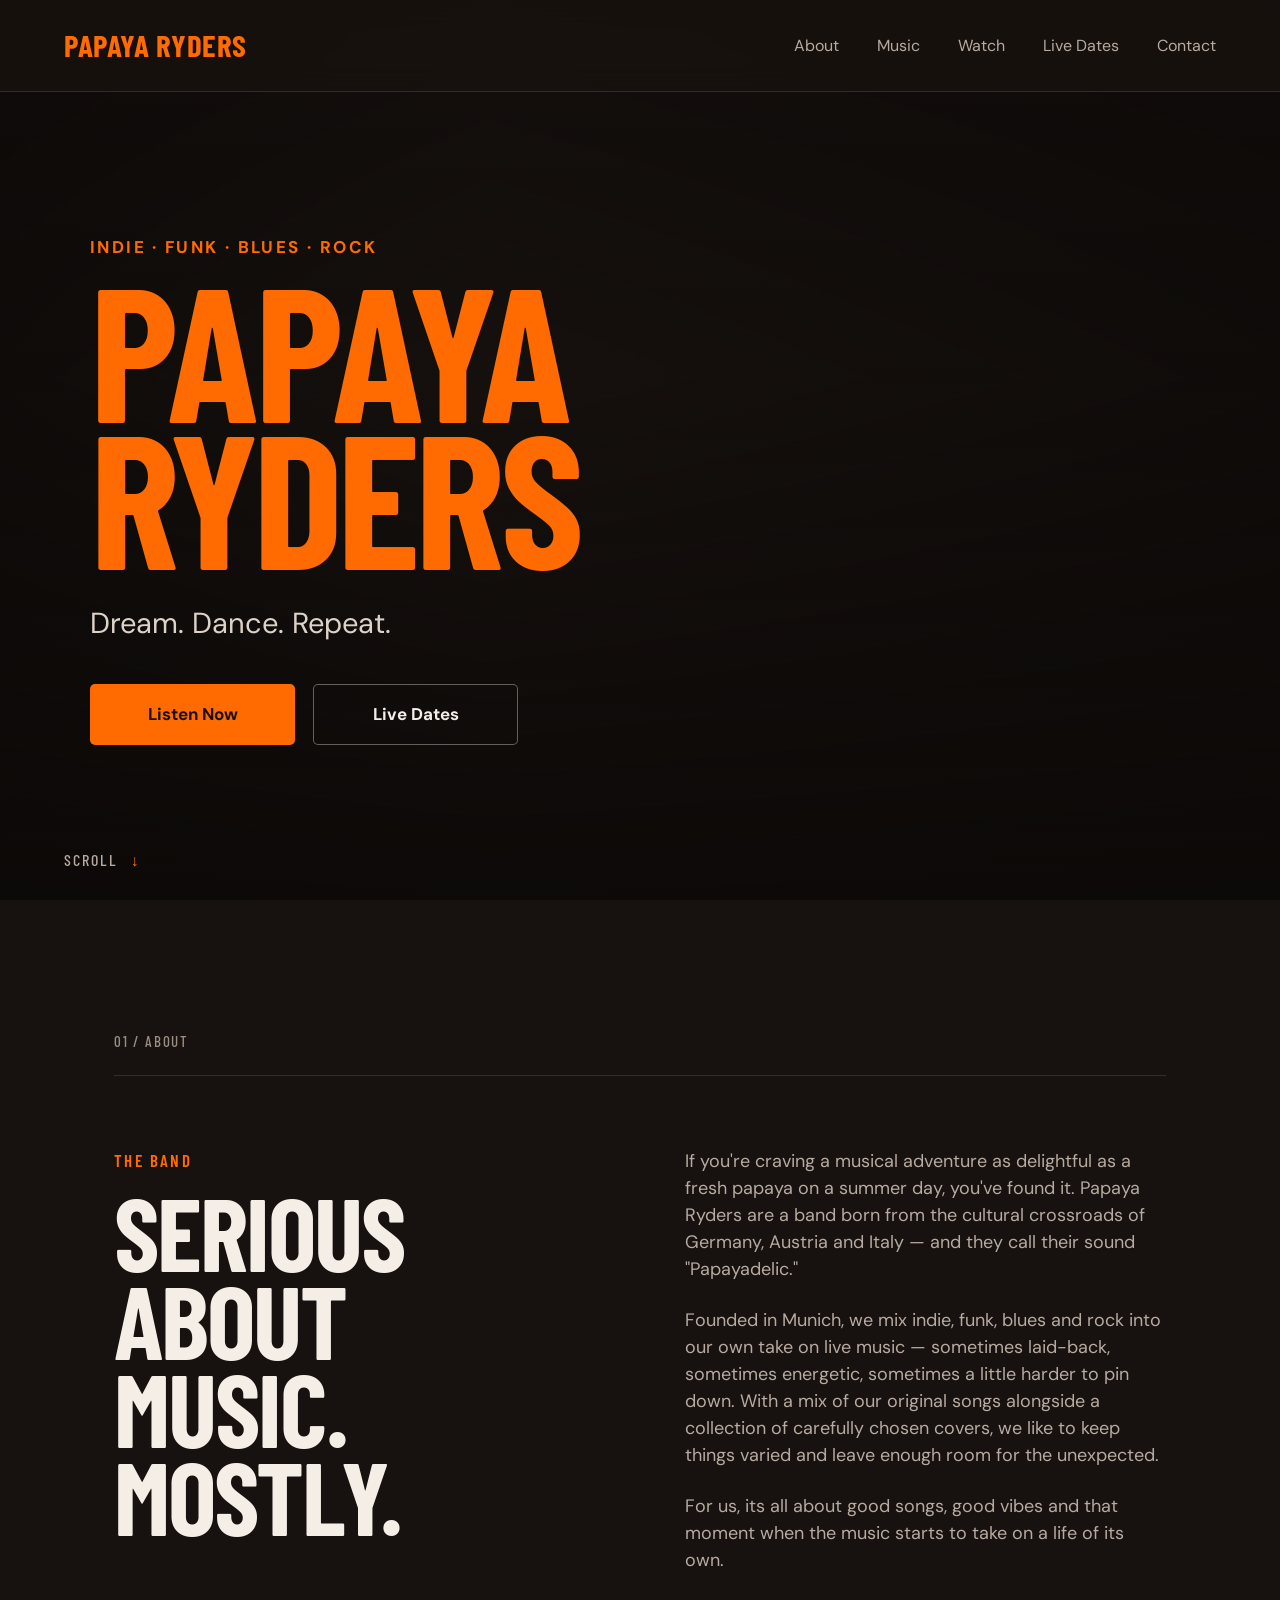
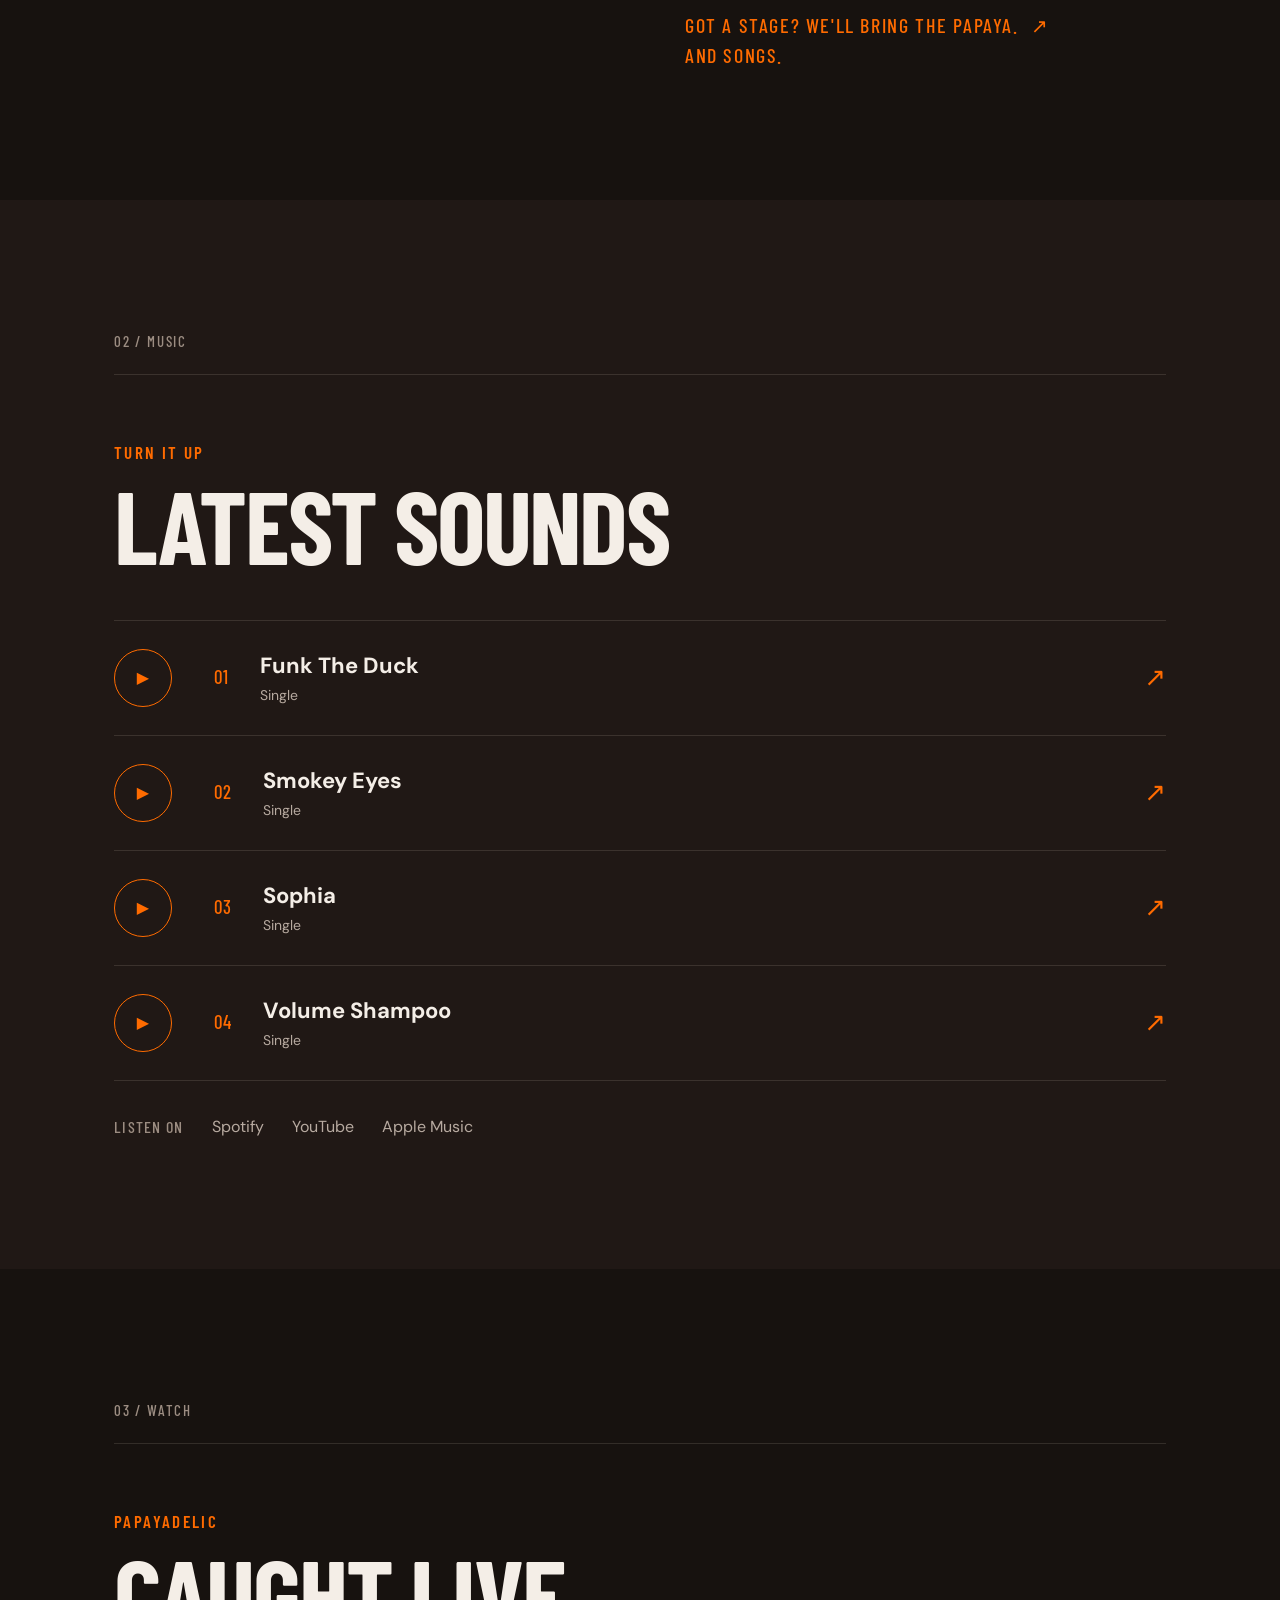
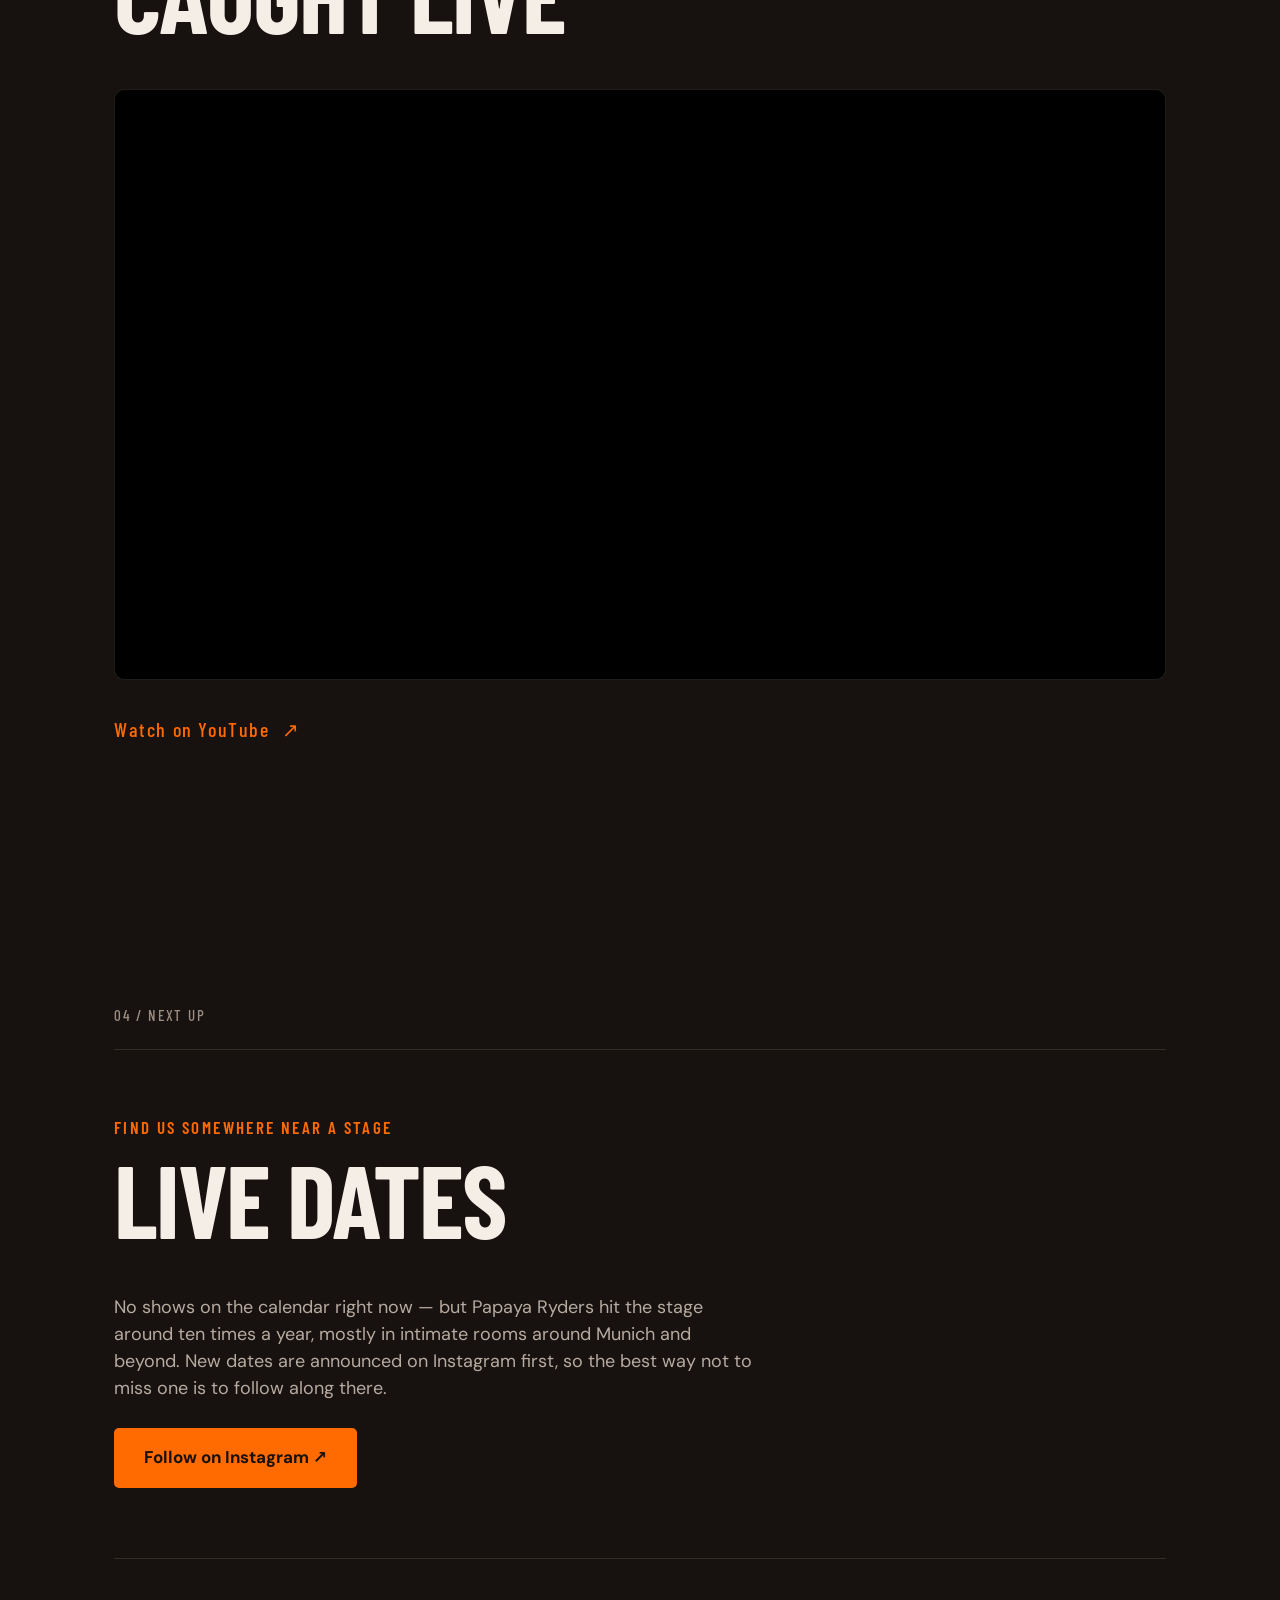
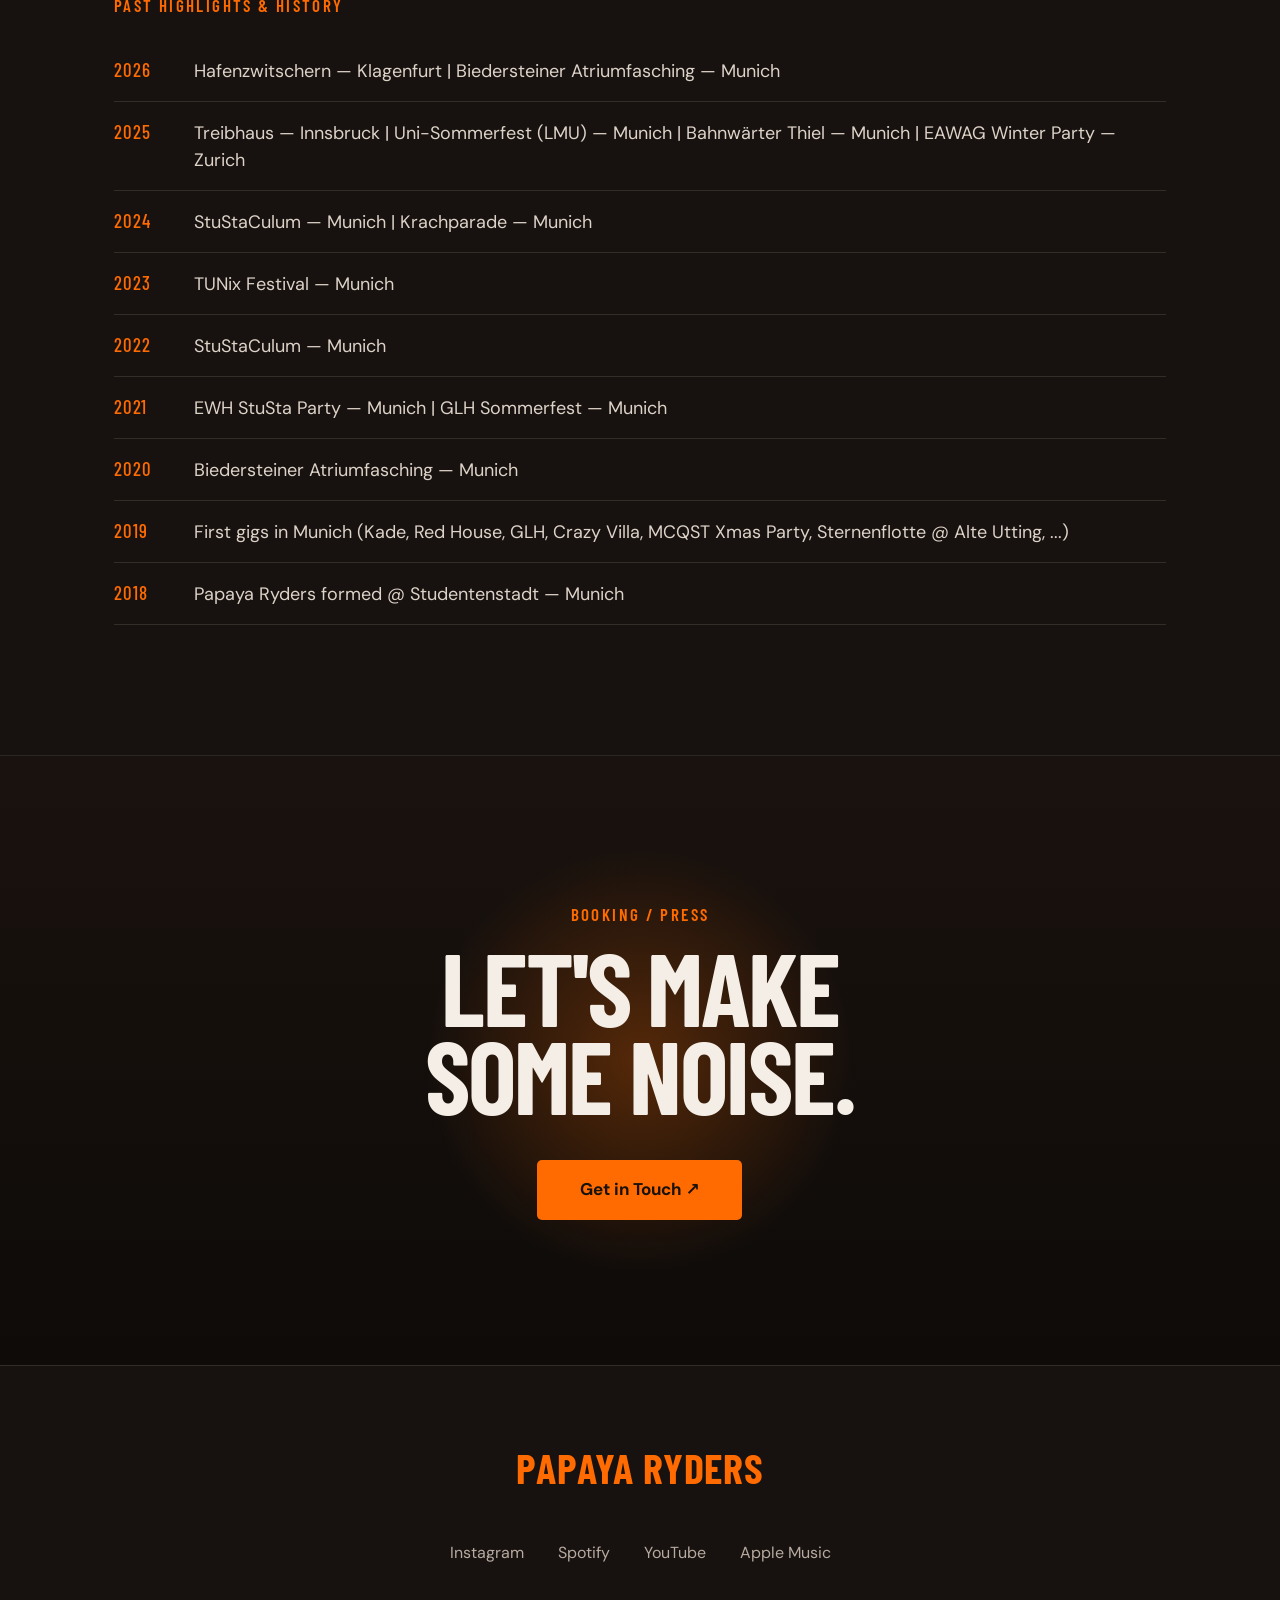
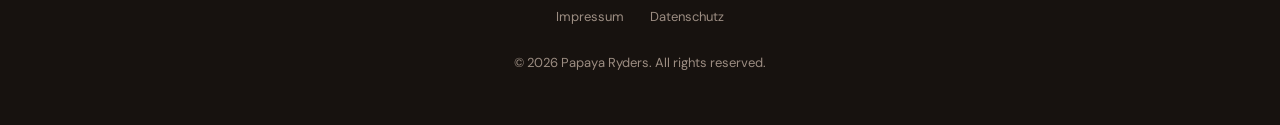
<file: index.html>
<!doctype html>
<html lang="en">
<head>
  <meta charset="utf-8">
  <meta name="viewport" content="width=device-width, initial-scale=1">
  <meta name="description" content="Papaya Ryders — indie, funk, blues, and rock. Music, live dates and more.">
  <meta name="theme-color" content="#17120f">
  <meta property="og:title" content="Papaya Ryders — Indie · Funk · Blues · Rock">
  <meta property="og:description" content="Dream. Dance. Repeat. Music, live dates and more.">
  <meta property="og:type" content="website">
  <meta property="og:image" content="https://tstolz.github.io/papaya_ryders_page/hero/luke1_orange.jpg">
  <title>Papaya Ryders — Indie · Funk · Blues · Rock</title>
  <link rel="icon" type="image/svg+xml" href="favicon.svg">
  <link rel="icon" type="image/png" href="favicon.png">
  <link
  rel="preload"
  as="image"
  href="hero/luke1_orange.jpg"
  fetchpriority="high"
>
<link rel="stylesheet" href="styles.css">
  <script>document.documentElement.classList.add("js");</script>
</head>
<body>
  <header class="site-header">
    <a class="brand" href="#top" aria-label="Papaya Ryders home">PAPAYA RYDERS</a>

    <button class="menu-toggle" type="button" aria-label="Open navigation" aria-expanded="false">
      <span></span><span></span><span></span>
    </button>

    <nav class="main-nav" aria-label="Main navigation">
      <a href="#about">About</a>
      <a href="#music">Music</a>
      <a href="#watch">Watch</a>
      <a href="#tour">Live Dates</a>
      <a href="#contact">Contact</a>
    </nav>
  </header>

  <main id="top">
    <section class="hero">
      <div class="hero-image" aria-hidden="true">

  <span class="hero-slide"></span>
  <span class="hero-slide"></span>
  <span class="hero-slide"></span>
  <span class="hero-slide"></span>
  <span class="hero-slide"></span>
  <span class="hero-slide"></span>
  <span class="hero-slide"></span>

</div>
      <div class="hero-overlay"></div>
      <div class="hero-content">
        <p class="eyebrow">INDIE · FUNK · BLUES · ROCK</p>
        <h1>PAPAYA<br>RYDERS</h1>
        <p class="hero-copy">Dream. Dance. Repeat.</p>
        <div class="hero-actions">
          <a class="button button-primary" href="#music">Listen Now</a>
          <a class="button button-ghost" href="#tour">Live Dates</a>
        </div>
      </div>
      <a class="scroll-cue" href="#about" aria-label="Scroll to About">SCROLL <span>↓</span></a>
    </section>

    <section class="section about" id="about">
      <div class="section-label">01 / ABOUT</div>
      <div class="section-content two-col reveal">
        <div>
          <p class="kicker">THE BAND</p>
          <h2>Serious about music.<br>Mostly.</h2>
        </div>
        <div class="body-copy">
          <p>If you're craving a musical adventure as delightful as a fresh papaya on a summer day, you've found it. Papaya Ryders are a band born from the cultural crossroads of Germany, Austria and Italy — and they call their sound "Papayadelic."</p>
          <p>Founded in Munich, we mix indie, funk, blues and rock into our own take on live music — sometimes laid-back, sometimes energetic, sometimes a little harder to pin down. With a mix of our original songs alongside a collection of carefully chosen covers, we like to keep things varied and leave enough room for the unexpected.</p>
          <p>For us, its all about good songs, good vibes and that moment when the music starts to take on a life of its own.</p>
          <a class="text-link" href="#contact">GOT A STAGE? WE'LL BRING THE PAPAYA.<br>AND SONGS.<span>↗</span></a>
        </div>
      </div>
    </section>

    <section class="section music" id="music">
      <div class="section-label">02 / MUSIC</div>
      <div class="music-heading reveal">
        <p class="kicker">TURN IT UP</p>
        <h2>Latest sounds</h2>
      </div>

      <div class="tracks reveal" id="track-list">
        <article class="track" data-src="tracks/funk-the-duck.mp3">
          <button class="play-button" type="button" aria-label="Play Funk The Duck" data-track="Funk The Duck">▶</button>
          <div class="track-meta">
            <span class="track-number">01</span>
            <div>
              <h3>Funk The Duck</h3>
              <p>Single</p>
            </div>
          </div>
          <a class="track-link" href="https://open.spotify.com/intl-de/track/0UnERc488JHCWgUMbonHzx?si=1b04a638f6234e67" target="_blank" rel="noopener" aria-label="Open Funk The Duck on Spotify">↗</a>
        </article>
        <article class="track" data-src="tracks/smokey-eyes.mp3">
          <button class="play-button" type="button" aria-label="Play Smokey Eyes" data-track="Smokey Eyes">▶</button>
          <div class="track-meta">
            <span class="track-number">02</span>
            <div>
              <h3>Smokey Eyes</h3>
              <p>Single</p>
            </div>
          </div>
          <a class="track-link" href="https://open.spotify.com/intl-de/track/69BNMX8ZxojwAmJZ6ek4te?si=d5ab3b9fbb124b3f" target="_blank" rel="noopener" aria-label="Open Smokey Eyes on Spotify">↗</a>
        </article>
        <article class="track" data-src="tracks/sophia.mp3">
          <button class="play-button" type="button" aria-label="Play Sophia" data-track="Sophia">▶</button>
          <div class="track-meta">
            <span class="track-number">03</span>
            <div>
              <h3>Sophia</h3>
              <p>Single</p>
            </div>
          </div>
          <a class="track-link" href="https://open.spotify.com/intl-de/track/7oLluw5OFbp2iV0vEwQO8l?si=9eb03895babd4566" target="_blank" rel="noopener" aria-label="Open Sophia on Spotify">↗</a>
        </article>
        <article class="track" data-src="tracks/volume-shampoo.mp3">
          <button class="play-button" type="button" aria-label="Play Volume Shampoo" data-track="Volume Shampoo">▶</button>
          <div class="track-meta">
            <span class="track-number">04</span>
            <div>
              <h3>Volume Shampoo</h3>
              <p>Single</p>
            </div>
          </div>
          <a class="track-link" href="https://open.spotify.com/intl-de/track/0Wb9FyDifYkHK3hOOFsoB1?si=08fb0846e4bd4f2c" target="_blank" rel="noopener" aria-label="Open Volume Shampoo on Spotify">↗</a>
        </article>
      </div>

      <audio id="audio-player" preload="none" controlsList="nodownload"></audio>

      <div class="streaming-links reveal">
        <span>LISTEN ON</span>
        <a href="https://open.spotify.com/artist/6li5xlnYckfpCTUu9VcIGZ" target="_blank" rel="noopener">Spotify</a>
        <a href="https://www.youtube.com/channel/UCgodLTPbJRze_vL4EjdujCg" target="_blank" rel="noopener">YouTube</a>
        <a href="https://music.apple.com/us/artist/papaya-ryders/1745280372" target="_blank" rel="noopener">Apple Music</a>
      </div>
    </section>

    <section class="section watch" id="watch">
      <div class="section-label">03 / WATCH</div>
      <div class="watch-heading reveal">
        <p class="kicker">PAPAYADELIC</p>
        <h2>Caught live</h2>
      </div>
      <div class="video-wrap reveal">
        <iframe title="Papaya Ryders — live session" src="https://www.youtube-nocookie.com/embed/XggActTpzbE?rel=0" loading="lazy" allow="accelerometer; autoplay; clipboard-write; encrypted-media; gyroscope; picture-in-picture; web-share" allowfullscreen></iframe>
      </div>
      <p class="video-fallback reveal"><a class="text-link" href="https://www.youtube.com/watch?v=XggActTpzbE" target="_blank" rel="noopener">Watch on YouTube <span>↗</span></a></p>
    </section>

    <!-- <section class="film-strip" aria-label="Photos from shows and backstage">
      <p class="film-kicker">BETWEEN THE SHOWS</p>
      <div class="film-viewport" tabindex="0" role="region" aria-label="Photo strip — drag, scroll, or use arrow keys to browse">
      <div class="film-track">
        <img src="pictures/strip/papaya1.jpg" alt="The papaya neon glowing over an empty stage" loading="lazy">
        <img src="pictures/strip/lucy4.jpg" alt="Vocals and bass under warm stage light" loading="lazy">
        <img src="pictures/strip/jonas3.jpg" alt="Guitar solo in violet haze" loading="lazy">
        <img src="pictures/strip/domi1.jpg" alt="Grinning behind the kit" loading="lazy">
        <img src="pictures/strip/luke3.jpg" alt="Telecaster and leather, in black and white" loading="lazy">
        <img src="pictures/strip/ryders3.jpg" alt="Full band live in front of the neon sign" loading="lazy">
        <img src="pictures/strip/thomas1.jpg" alt="Saxophone under purple spotlights" loading="lazy">
        <img src="pictures/strip/tom3.jpg" alt="Guitarist in a wall of red light" loading="lazy">
        <img src="pictures/strip/ryders2.jpg" alt="The crew backstage, arms around shoulders" loading="lazy">
        <img src="pictures/strip/lucy3.jpg" alt="Bass break on the stage steps" loading="lazy">
        <img src="pictures/strip/papaya1.jpg" alt="" aria-hidden="true" loading="lazy">
        <img src="pictures/strip/tom4.jpg" alt="" aria-hidden="true" loading="lazy">
        <img src="pictures/strip/lucy4.jpg" alt="" aria-hidden="true" loading="lazy">
        <img src="pictures/strip/jonas3.jpg" alt="" aria-hidden="true" loading="lazy">
        <img src="pictures/strip/domi1.jpg" alt="" aria-hidden="true" loading="lazy">
        <img src="pictures/strip/luke3.jpg" alt="" aria-hidden="true" loading="lazy">
        <img src="pictures/strip/ryders3.jpg" alt="" aria-hidden="true" loading="lazy">
        <img src="pictures/strip/thomas1.jpg" alt="" aria-hidden="true" loading="lazy">
        <img src="pictures/strip/tom3.jpg" alt="" aria-hidden="true" loading="lazy">
        <img src="pictures/strip/ryders2.jpg" alt="" aria-hidden="true" loading="lazy">
        <img src="pictures/strip/lucy3.jpg" alt="" aria-hidden="true" loading="lazy">
      </div>
      </div>
    </section> -->

    <section class="section tour" id="tour">
      <div class="section-label">04 / NEXT UP</div>
      <div class="tour-heading reveal">
        <p class="kicker">FIND US SOMEWHERE NEAR A STAGE</p>
        <h2>Live dates</h2>
      </div>

      <div class="tour-note reveal">
        <p>No shows on the calendar right now — but Papaya Ryders hit the stage around ten times a year, mostly in intimate rooms around Munich and beyond. New dates are announced on Instagram first, so the best way not to miss one is to follow along there.</p>
        <a class="button button-primary" href="https://www.instagram.com/papaya_ryders/" target="_blank" rel="noopener">Follow on Instagram ↗</a>
      </div>

      <div class="past-shows reveal">
        <p class="kicker">PAST HIGHLIGHTS & HISTORY</p>
        <ul class="past-list">
          <li><span>2026</span> Hafenzwitschern — Klagenfurt | Biedersteiner Atriumfasching — Munich</li>
          <li><span>2025</span> Treibhaus — Innsbruck | Uni-Sommerfest (LMU) — Munich | Bahnwärter Thiel — Munich | EAWAG Winter Party — Zurich</li>
          <li><span>2024</span> StuStaCulum — Munich | Krachparade — Munich</li>
          <li><span>2023</span> TUNix Festival — Munich</li>
          <li><span>2022</span> StuStaCulum — Munich</li>
          <li><span>2021</span> EWH StuSta Party — Munich | GLH Sommerfest — Munich</li>
          <li><span>2020</span> Biedersteiner Atriumfasching — Munich</li>
          <li><span>2019</span> First gigs in Munich (Kade, Red House, GLH, Crazy Villa, MCQST Xmas Party, Sternenflotte @ Alte Utting, ...)</li>
          <li><span>2018</span> Papaya Ryders formed @ Studentenstadt — Munich</li>
        </ul>
      </div>
    </section>

    <section class="cta-section" id="contact">
      <div class="cta-inner reveal">
        <p class="kicker">BOOKING / PRESS</p>
        <h2>Let's make<br>some noise.</h2>
        <a class="button button-primary" href="mailto:booking@papayaryders.com">Get in Touch ↗</a>
      </div>
    </section>
  </main>

  <footer class="site-footer">
    <a class="brand footer-brand" href="#top">PAPAYA RYDERS</a>
      <div class="socials">
        <a href="https://www.instagram.com/papaya_ryders/" target="_blank" rel="noopener">Instagram</a>
        <a href="https://open.spotify.com/artist/6li5xlnYckfpCTUu9VcIGZ" target="_blank" rel="noopener">Spotify</a>
        <a href="https://www.youtube.com/channel/UCgodLTPbJRze_vL4EjdujCg" target="_blank" rel="noopener">YouTube</a>
        <a href="https://music.apple.com/us/artist/papaya-ryders/1745280372" target="_blank" rel="noopener">Apple Music</a>
      </div>
    <nav class="legal-links" aria-label="Legal">
      <a href="impressum.html">Impressum</a>
      <a href="datenschutz.html">Datenschutz</a>
    </nav>
    <p>© <span id="year"></span> Papaya Ryders. All rights reserved.</p>
  </footer>

  <div class="toast" role="status" aria-live="polite"></div>
  <script src="script.js"></script>
</body>
</html>
</file>
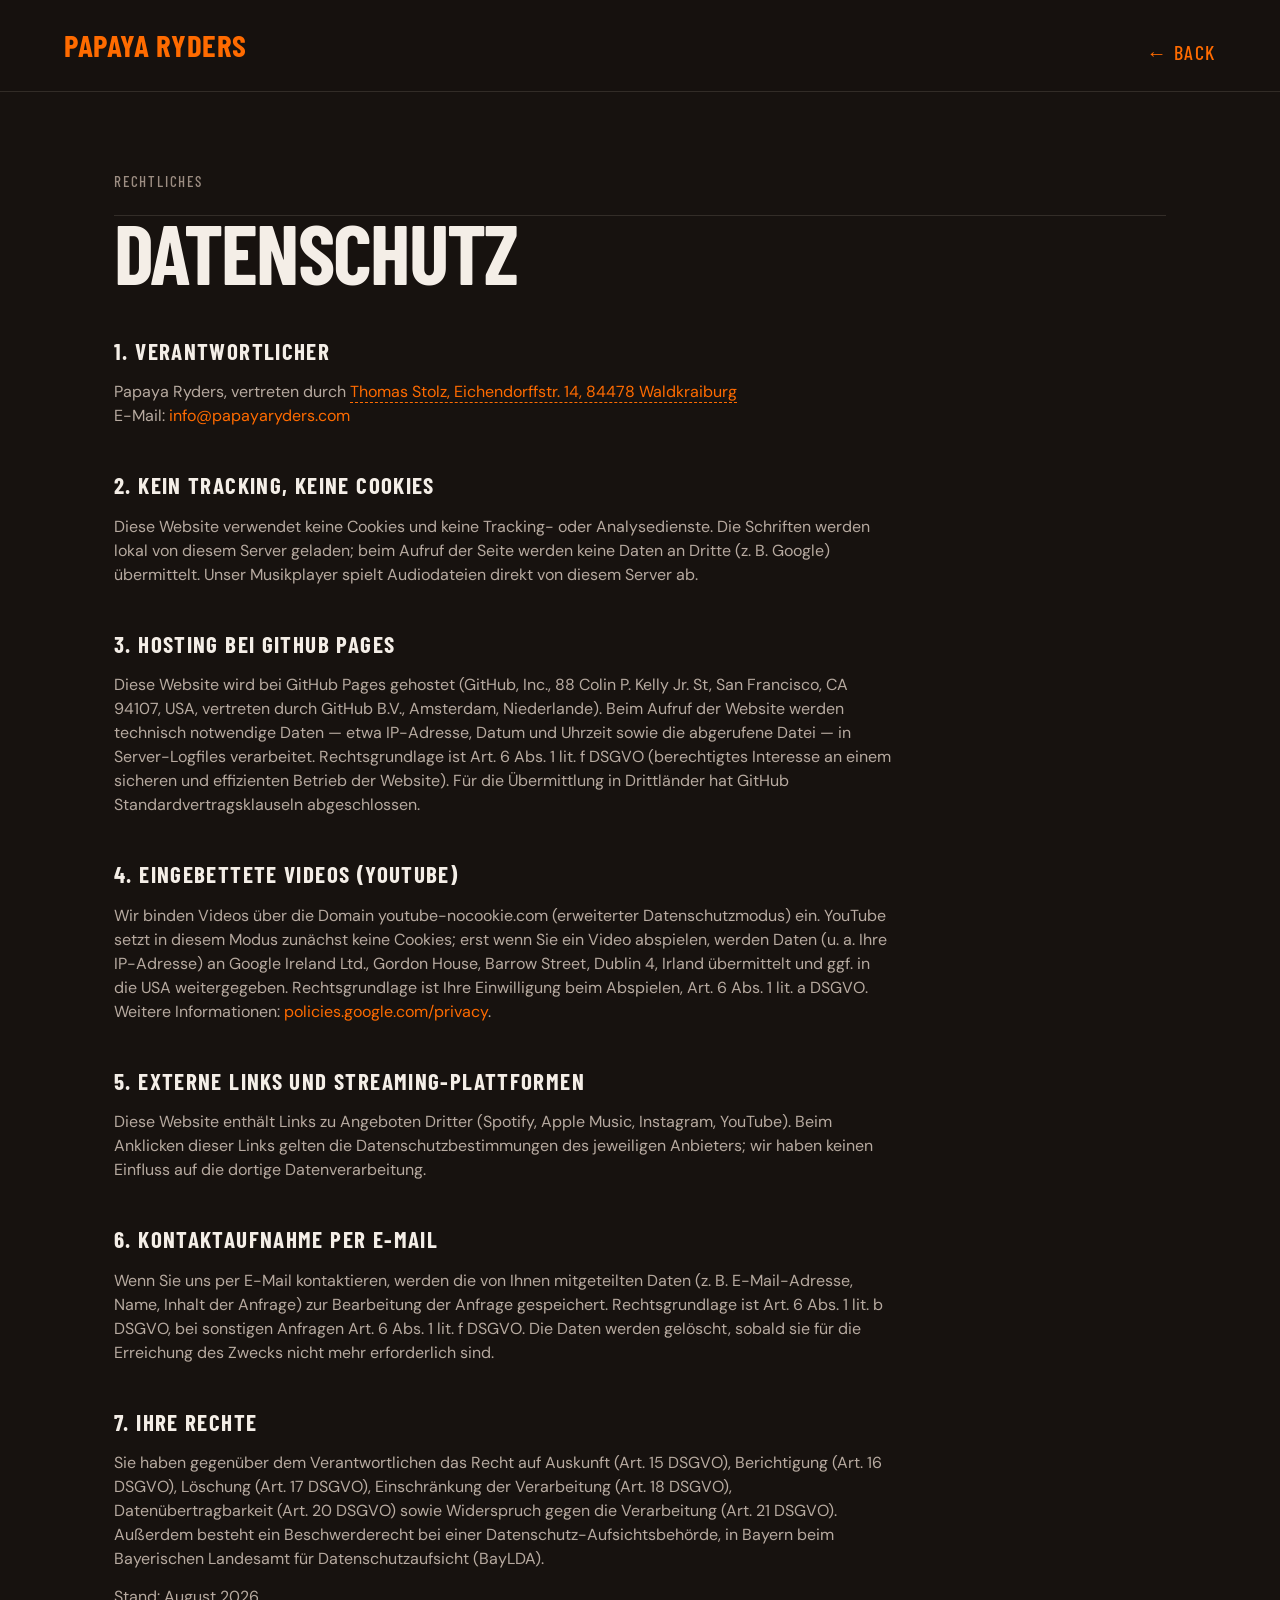
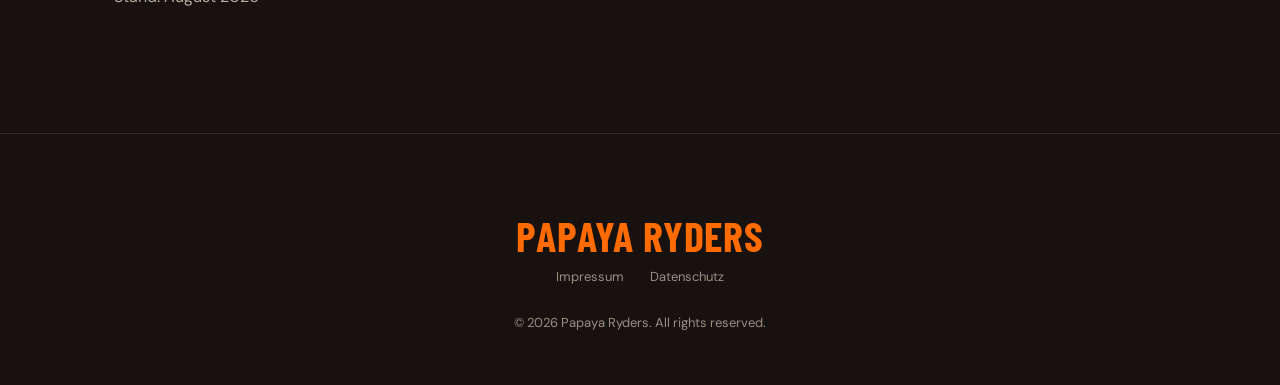
<file: datenschutz.html>
<!doctype html>
<html lang="de">
<head>
  <meta charset="utf-8">
  <meta name="viewport" content="width=device-width, initial-scale=1">
  <meta name="theme-color" content="#17120f">
  <title>Datenschutz — Papaya Ryders</title>
  <link rel="icon" href="data:image/svg+xml,%3Csvg xmlns='http://www.w3.org/2000/svg' viewBox='0 0 32 32'%3E%3Ccircle cx='16' cy='16' r='14' fill='%23ff6b00'/%3E%3C/svg%3E">
  <link rel="stylesheet" href="styles.css">
</head>
<body>
  <header class="site-header">
    <a class="brand" href="index.html" aria-label="Papaya Ryders home">PAPAYA RYDERS</a>
    <a class="text-link back-link" href="index.html">← BACK</a>
  </header>

  <main>
    <section class="section legal">
      <div class="section-label">RECHTLICHES</div>
      <div class="legal-content">
        <h2>Datenschutz</h2>

        <h3>1. Verantwortlicher</h3>
        <p>Papaya Ryders, vertreten durch <span class="todo">Thomas Stolz, Eichendorffstr. 14, 84478 Waldkraiburg</span><br>E-Mail: <a href="mailto:info@papayaryders.com">info@papayaryders.com</a></p>

        <h3>2. Kein Tracking, keine Cookies</h3>
        <p>Diese Website verwendet keine Cookies und keine Tracking- oder Analysedienste. Die Schriften werden lokal von diesem Server geladen; beim Aufruf der Seite werden keine Daten an Dritte (z.&nbsp;B. Google) übermittelt. Unser Musikplayer spielt Audiodateien direkt von diesem Server ab.</p>

        <h3>3. Hosting bei GitHub Pages</h3>
        <p>Diese Website wird bei GitHub Pages gehostet (GitHub, Inc., 88 Colin P. Kelly Jr. St, San Francisco, CA 94107, USA, vertreten durch GitHub B.V., Amsterdam, Niederlande). Beim Aufruf der Website werden technisch notwendige Daten — etwa IP-Adresse, Datum und Uhrzeit sowie die abgerufene Datei — in Server-Logfiles verarbeitet. Rechtsgrundlage ist Art. 6 Abs. 1 lit. f DSGVO (berechtigtes Interesse an einem sicheren und effizienten Betrieb der Website). Für die Übermittlung in Drittländer hat GitHub Standardvertragsklauseln abgeschlossen.</p>

        <h3>4. Eingebettete Videos (YouTube)</h3>
        <p>Wir binden Videos über die Domain youtube-nocookie.com (erweiterter Datenschutzmodus) ein. YouTube setzt in diesem Modus zunächst keine Cookies; erst wenn Sie ein Video abspielen, werden Daten (u.&nbsp;a. Ihre IP-Adresse) an Google Ireland Ltd., Gordon House, Barrow Street, Dublin 4, Irland übermittelt und ggf. in die USA weitergegeben. Rechtsgrundlage ist Ihre Einwilligung beim Abspielen, Art. 6 Abs. 1 lit. a DSGVO. Weitere Informationen: <a href="https://policies.google.com/privacy" target="_blank" rel="noopener">policies.google.com/privacy</a>.</p>

        <h3>5. Externe Links und Streaming-Plattformen</h3>
        <p>Diese Website enthält Links zu Angeboten Dritter (Spotify, Apple Music, Instagram, YouTube). Beim Anklicken dieser Links gelten die Datenschutzbestimmungen des jeweiligen Anbieters; wir haben keinen Einfluss auf die dortige Datenverarbeitung.</p>

        <h3>6. Kontaktaufnahme per E-Mail</h3>
        <p>Wenn Sie uns per E-Mail kontaktieren, werden die von Ihnen mitgeteilten Daten (z.&nbsp;B. E-Mail-Adresse, Name, Inhalt der Anfrage) zur Bearbeitung der Anfrage gespeichert. Rechtsgrundlage ist Art. 6 Abs. 1 lit. b DSGVO, bei sonstigen Anfragen Art. 6 Abs. 1 lit. f DSGVO. Die Daten werden gelöscht, sobald sie für die Erreichung des Zwecks nicht mehr erforderlich sind.</p>

        <h3>7. Ihre Rechte</h3>
        <p>Sie haben gegenüber dem Verantwortlichen das Recht auf Auskunft (Art. 15 DSGVO), Berichtigung (Art. 16 DSGVO), Löschung (Art. 17 DSGVO), Einschränkung der Verarbeitung (Art. 18 DSGVO), Datenübertragbarkeit (Art. 20 DSGVO) sowie Widerspruch gegen die Verarbeitung (Art. 21 DSGVO). Außerdem besteht ein Beschwerderecht bei einer Datenschutz-Aufsichtsbehörde, in Bayern beim Bayerischen Landesamt für Datenschutzaufsicht (BayLDA).</p>

        <p>Stand: August 2026</p>
      </div>
    </section>
  </main>

  <footer class="site-footer">
    <a class="brand footer-brand" href="index.html">PAPAYA RYDERS</a>
    <nav class="legal-links" aria-label="Rechtliches">
      <a href="impressum.html">Impressum</a>
      <a href="datenschutz.html">Datenschutz</a>
    </nav>
    <p>© <span id="year"></span> Papaya Ryders. All rights reserved.</p>
  </footer>

  <script src="script.js"></script>
</body>
</html>
</file>
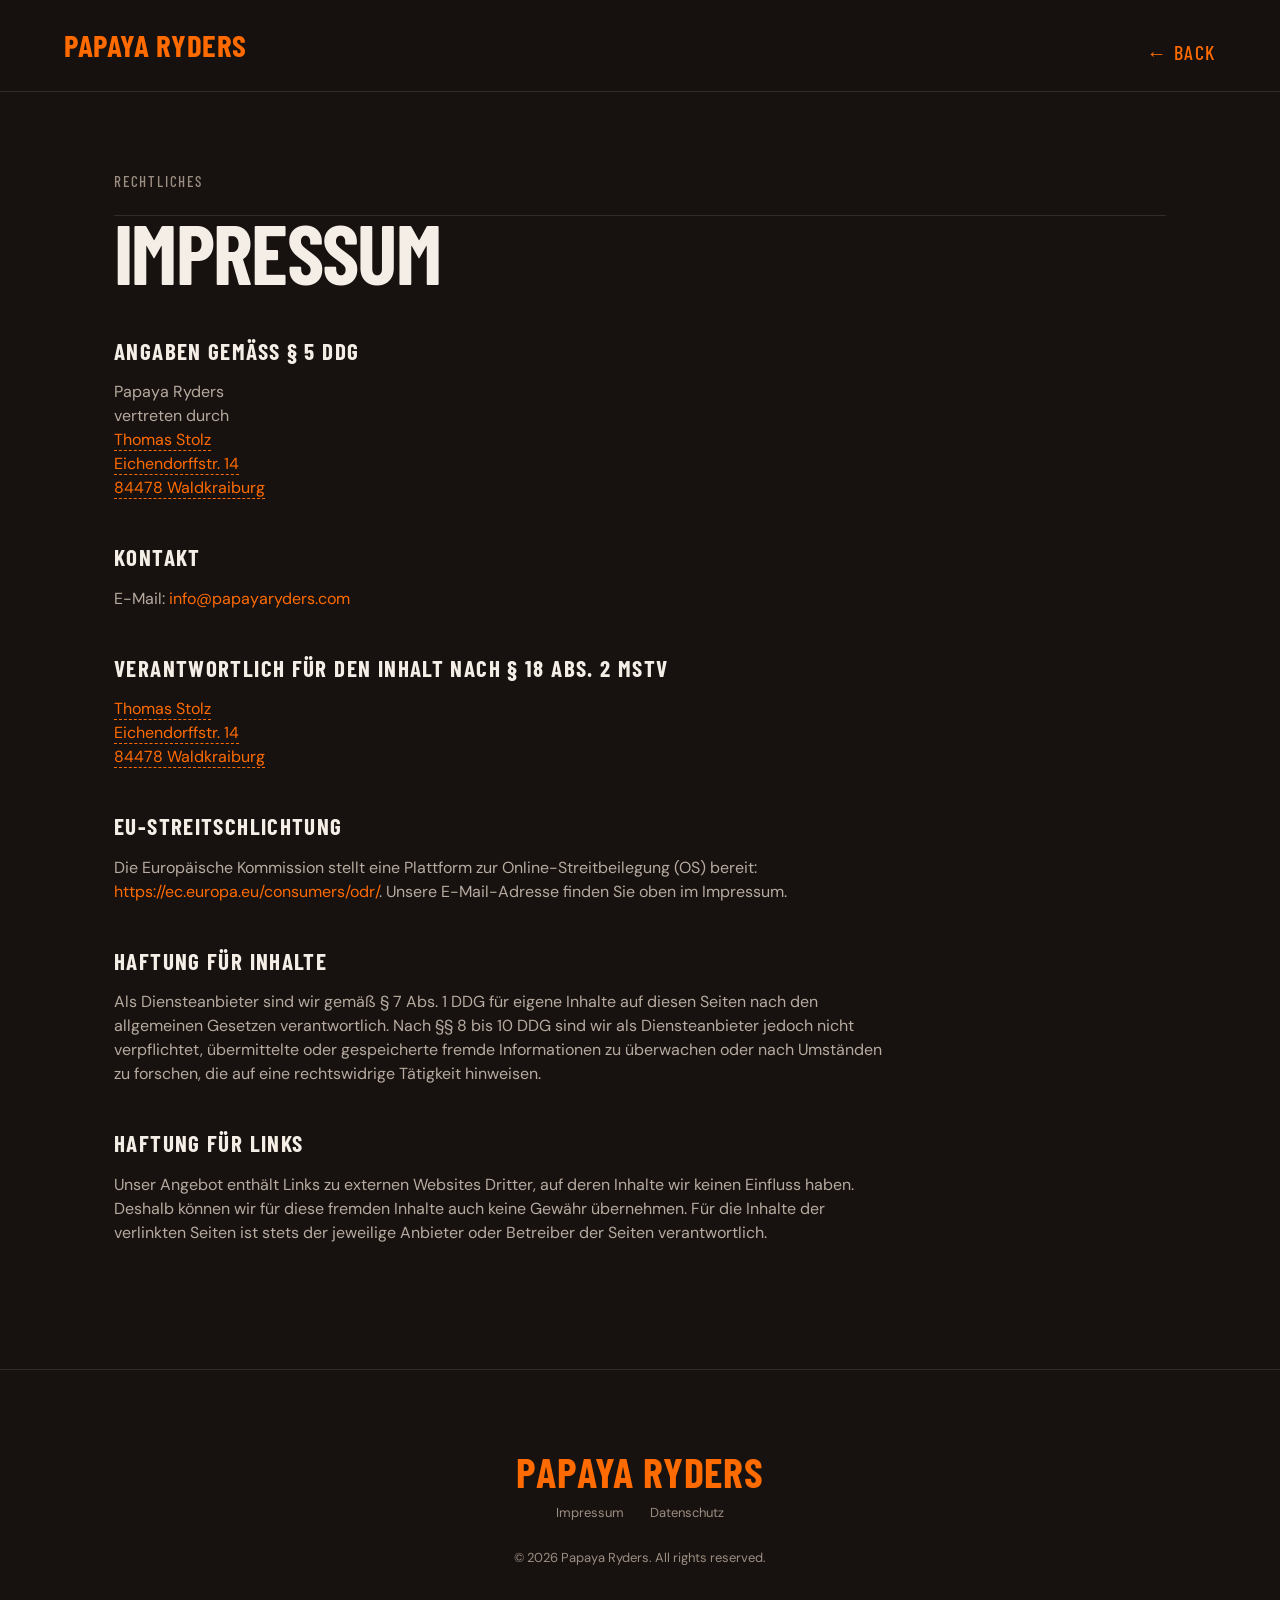
<file: impressum.html>
<!doctype html>
<html lang="de">
<head>
  <meta charset="utf-8">
  <meta name="viewport" content="width=device-width, initial-scale=1">
  <meta name="theme-color" content="#17120f">
  <title>Impressum — Papaya Ryders</title>
  <link rel="icon" href="data:image/svg+xml,%3Csvg xmlns='http://www.w3.org/2000/svg' viewBox='0 0 32 32'%3E%3Ccircle cx='16' cy='16' r='14' fill='%23ff6b00'/%3E%3C/svg%3E">
  <link rel="stylesheet" href="styles.css">
</head>
<body>
  <header class="site-header">
    <a class="brand" href="index.html" aria-label="Papaya Ryders home">PAPAYA RYDERS</a>
    <a class="text-link back-link" href="index.html">← BACK</a>
  </header>

  <main>
    <section class="section legal">
      <div class="section-label">RECHTLICHES</div>
      <div class="legal-content">
        <h2>Impressum</h2>

        <h3>Angaben gemäß § 5 DDG</h3>
        <p>
          Papaya Ryders<br>
          vertreten durch<br>
          <span class="todo">Thomas Stolz</span><br>
          <span class="todo">Eichendorffstr. 14</span><br>
          <span class="todo">84478 Waldkraiburg</span>
        </p>

        <h3>Kontakt</h3>
        <p>E-Mail: <a href="mailto:info@papayaryders.com">info@papayaryders.com</a></p>

        <h3>Verantwortlich für den Inhalt nach § 18 Abs. 2 MStV</h3>
        <p>
          <span class="todo">Thomas Stolz</span><br>
          <span class="todo">Eichendorffstr. 14</span><br>
          <span class="todo">84478 Waldkraiburg</span>
        </p>

        <h3>EU-Streitschlichtung</h3>
        <p>Die Europäische Kommission stellt eine Plattform zur Online-Streitbeilegung (OS) bereit: <a href="https://ec.europa.eu/consumers/odr/" target="_blank" rel="noopener">https://ec.europa.eu/consumers/odr/</a>. Unsere E-Mail-Adresse finden Sie oben im Impressum.</p>

        <h3>Haftung für Inhalte</h3>
        <p>Als Diensteanbieter sind wir gemäß § 7 Abs. 1 DDG für eigene Inhalte auf diesen Seiten nach den allgemeinen Gesetzen verantwortlich. Nach §§ 8 bis 10 DDG sind wir als Diensteanbieter jedoch nicht verpflichtet, übermittelte oder gespeicherte fremde Informationen zu überwachen oder nach Umständen zu forschen, die auf eine rechtswidrige Tätigkeit hinweisen.</p>

        <h3>Haftung für Links</h3>
        <p>Unser Angebot enthält Links zu externen Websites Dritter, auf deren Inhalte wir keinen Einfluss haben. Deshalb können wir für diese fremden Inhalte auch keine Gewähr übernehmen. Für die Inhalte der verlinkten Seiten ist stets der jeweilige Anbieter oder Betreiber der Seiten verantwortlich.</p>
      </div>
    </section>
  </main>

  <footer class="site-footer">
    <a class="brand footer-brand" href="index.html">PAPAYA RYDERS</a>
    <nav class="legal-links" aria-label="Rechtliches">
      <a href="impressum.html">Impressum</a>
      <a href="datenschutz.html">Datenschutz</a>
    </nav>
    <p>© <span id="year"></span> Papaya Ryders. All rights reserved.</p>
  </footer>

  <script src="script.js"></script>
</body>
</html>
</file>
<file: styles.css>
@font-face {
  font-family: "Barlow Condensed";
  font-style: normal;
  font-weight: 500;
  font-display: swap;
  src: url("fonts/barlow-condensed-500.woff2") format("woff2");
}
@font-face {
  font-family: "Barlow Condensed";
  font-style: normal;
  font-weight: 600;
  font-display: swap;
  src: url("fonts/barlow-condensed-600.woff2") format("woff2");
}
@font-face {
  font-family: "Barlow Condensed";
  font-style: normal;
  font-weight: 700;
  font-display: swap;
  src: url("fonts/barlow-condensed-700.woff2") format("woff2");
}
@font-face {
  font-family: "DM Sans";
  font-style: normal;
  font-weight: 400;
  font-display: swap;
  src: url("fonts/dm-sans-400.woff2") format("woff2");
}
@font-face {
  font-family: "DM Sans";
  font-style: normal;
  font-weight: 500;
  font-display: swap;
  src: url("fonts/dm-sans-500.woff2") format("woff2");
}
@font-face {
  font-family: "DM Sans";
  font-style: normal;
  font-weight: 700;
  font-display: swap;
  src: url("fonts/dm-sans-700.woff2") format("woff2");
}

:root {
  --bg: #17120f;
  --bg-soft: #201815;
  --line: rgba(255, 238, 216, .12);
  --text: #f4eee7;
  --muted: #b7aaa0;
  --orange: #ff6b00;
  --orange-bright: #ff8622;
  --max: 1180px;
}

* { box-sizing: border-box; }
html { scroll-behavior: smooth; }
body {
  margin: 0;
  background: var(--bg);
  color: var(--text);
  font-family: "DM Sans", system-ui, sans-serif;
  line-height: 1.5;
}
a { color: inherit; text-decoration: none; }
button { font: inherit; }
::selection { background: var(--orange); color: #17120f; }
:focus-visible { outline: 2px solid var(--orange); outline-offset: 3px; }
.site-header {
  height: 92px;
  position: fixed;
  inset: 0 0 auto;
  z-index: 20;
  display: flex;
  align-items: center;
  justify-content: space-between;
  padding: 0 clamp(24px, 5vw, 64px);
  background: rgba(23,18,15,.92);
  border-bottom: 1px solid var(--line);
  backdrop-filter: blur(14px);
}
.brand, h1, h2, .section-label, .kicker, .track-number {
  font-family: "Barlow Condensed", Impact, sans-serif;
  text-transform: uppercase;
}
.brand {
  color: var(--orange);
  font-size: 31px;
  font-weight: 700;
  letter-spacing: .02em;
}
.main-nav { display: flex; gap: 38px; }
.main-nav a, .socials a {
  color: var(--muted);
  transition: color .2s ease;
}
.main-nav a:hover, .socials a:hover, .text-link:hover { color: var(--orange); }

.menu-toggle {
  display: none;
  width: 42px;
  height: 42px;
  border: 0;
  background: transparent;
  cursor: pointer;
}
.menu-toggle span {
  display: block;
  width: 30px;
  height: 3px;
  margin: 6px auto;
  background: var(--text);
  transition: transform .2s ease, opacity .2s ease;
}
.menu-toggle.open span:nth-child(1) { transform: translateY(9px) rotate(45deg); }
.menu-toggle.open span:nth-child(2) { opacity: 0; }
.menu-toggle.open span:nth-child(3) { transform: translateY(-9px) rotate(-45deg); }
.hero {
  min-height: 100svh;
  position: relative;
  display: grid;
  place-items: center;
  overflow: hidden;
}
.hero-image {
  position: absolute;
  inset: 0;
  background: var(--bg);
}
.hero-slide {
  position: absolute;
  inset: 0;
  background-size: cover;
  background-position: center 30%;
  background-repeat: no-repeat;
  opacity: 0;
  will-change: opacity, transform;
  animation: hero-xfade 49s linear infinite both;
}

.hero-slide:not(.is-loaded) {
  visibility: hidden;
}

.hero-slide.is-loaded {
  visibility: visible;
}

.hero-slide:nth-child(2) { animation-delay: 7s; }
.hero-slide:nth-child(3) { animation-delay: 14s; }
.hero-slide:nth-child(4) { animation-delay: 21s; }
.hero-slide:nth-child(5) { animation-delay: 28s; }
.hero-slide:nth-child(6) { animation-delay: 35s; }
.hero-slide:nth-child(7) { animation-delay: 42s; }
/* 7 slides × 7s per slot (49s cycle): each slide fades in over ~2.8s, holds
   ~4.2s, and is dissolved by the next slide's fade-in which overlaps exactly */
@keyframes hero-xfade {
  0%       { opacity: 0; transform: scale(1.1); }
  5.7%     { opacity: 1; }
  14.285%  { opacity: 1; transform: scale(1.05); } /* Holds full opacity until next slide starts fading in at 7s */
  20%      { opacity: 0; transform: scale(1); }    /* Fades out as the next slide takes over */
  100%     { opacity: 0; transform: scale(1.1); }
}
.hero-image::after {
  content: "";
  position: absolute;
  inset: 0;
  background:
    linear-gradient(90deg, rgba(0,0,0,.32), transparent 38%, rgba(0,0,0,.32)),
    repeating-linear-gradient(0deg, transparent 0 7px, rgba(255,255,255,.012) 8px);
}
.hero-overlay {
  position: absolute;
  inset: 0;
  background: linear-gradient(180deg, rgba(12,9,8,.5) 0%, rgba(12,9,8,.15) 42%, rgba(12,9,8,.9) 100%);
}
.hero-content {
  position: relative;
  z-index: 2;
  width: min(100% - 40px, 1100px);
  padding-top: 80px;
}
.eyebrow, .kicker {
  color: var(--orange);
  font-size: 17px;
  letter-spacing: .14em;
  font-weight: 600;
  margin: 0 0 14px;
}
.hero h1 {
  margin: 0;
  color: var(--orange);
  font-size: clamp(92px, 15vw, 190px);
  line-height: .77;
  letter-spacing: -.025em;
}
.hero-copy {
  margin: 35px 0 38px;
  font-size: clamp(20px, 2.5vw, 29px);
  color: #ddd2c8;
}
.hero-actions { display: flex; gap: 18px; }
.button {
  display: inline-flex;
  align-items: center;
  justify-content: center;
  min-width: 205px;
  padding: 17px 30px;
  border-radius: 5px;
  font-weight: 700;
  font-size: 17px;
  transition: transform .2s ease, background .2s ease, color .2s ease;
}
.button:hover { transform: translateY(-2px); }
.button-primary { background: var(--orange); color: #18110c; }
.button-primary:hover { background: var(--orange-bright); }
.button-ghost { border: 1px solid rgba(255,255,255,.35); background: rgba(23,18,15,.15); }
.button-ghost:hover { border-color: var(--orange); color: var(--orange); }
.scroll-cue {
  position: absolute;
  z-index: 3;
  bottom: 28px;
  left: clamp(24px, 5vw, 64px);
  color: var(--muted);
  font-family: "Barlow Condensed", sans-serif;
  letter-spacing: .12em;
}
.scroll-cue span { color: var(--orange); margin-left: 8px; }

.section {
  max-width: var(--max);
  margin: 0 auto;
  padding: 130px clamp(24px, 5vw, 64px);
}
.section-label {
  color: #9c8d82;
  font-size: 15px;
  letter-spacing: .12em;
  padding-bottom: 22px;
  border-bottom: 1px solid var(--line);
}
.section-content { padding-top: 72px; }
.two-col { display: grid; grid-template-columns: 1fr 1fr; gap: 90px; }
h2 {
  margin: 0;
  font-size: clamp(64px, 8vw, 108px);
  line-height: .86;
  letter-spacing: -.02em;
  text-transform: uppercase;
}
.body-copy { max-width: 560px; color: var(--muted); font-size: 18px; }
.body-copy p { margin: 0 0 24px; }
.text-link {
  display: inline-flex;
  gap: 12px;
  color: var(--orange);
  margin-top: 12px;
  font-family: "Barlow Condensed", sans-serif;
  font-size: 20px;
  letter-spacing: .08em;
}
.music { background: var(--bg-soft); max-width: none; padding-left: max(24px, calc((100vw - var(--max)) / 2 + 64px)); padding-right: max(24px, calc((100vw - var(--max)) / 2 + 64px)); }
.music-heading, .tour-heading, .watch-heading { padding-top: 65px; margin-bottom: 52px; }
.tracks { border-top: 1px solid var(--line); }
.track {
  display: grid;
  grid-template-columns: 76px 1fr auto;
  gap: 24px;
  align-items: center;
  padding: 28px 0;
  border-bottom: 1px solid var(--line);
}
.play-button {
  width: 58px;
  height: 58px;
  border-radius: 50%;
  border: 1px solid var(--orange);
  background: transparent;
  color: var(--orange);
  cursor: pointer;
  transition: background .2s, color .2s;
}
.play-button:hover, .play-button.is-playing { background: var(--orange); color: var(--bg); }
.track-meta { display: flex; align-items: center; gap: 32px; }
.track-number { color: var(--orange); font-size: 19px; }
.track h3 { margin: 0 0 3px; font-size: 22px; }
.track p { margin: 0; color: var(--muted); font-size: 14px; }
.track-link { color: var(--orange); font-size: 26px; }
.track-link:hover { transform: translate(2px, -2px); display: inline-block; }
.video-wrap {
  position: relative;
  width: 100%;
  aspect-ratio: 16 / 9;
  border-radius: 10px;
  overflow: hidden;
  border: 1px solid var(--line);
  background: #000;
}
.video-wrap iframe { position: absolute; inset: 0; width: 100%; height: 100%; border: 0; }
.video-fallback { margin: 22px 0 0; }
.streaming-links {
  display: flex;
  flex-wrap: wrap;
  gap: 28px;
  padding-top: 34px;
  color: var(--muted);
}
.streaming-links span { color: #9c8d82; font-family: "Barlow Condensed", Impact, sans-serif; letter-spacing: .08em; }
.streaming-links a:hover { color: var(--orange); }

.film-strip {
  overflow: hidden;
  border-top: 1px solid var(--line);
  border-bottom: 1px solid var(--line);
  background: var(--bg-soft);
  padding: 62px 0 72px;
}
.film-kicker {
  margin: 0 0 46px;
  text-align: center;
  color: var(--orange);
  font-family: "Barlow Condensed", Impact, sans-serif;
  font-size: 17px;
  font-weight: 600;
  letter-spacing: .14em;
}
.film-viewport {
  overflow-x: auto;
  scrollbar-width: none;
  cursor: grab;
}
.film-viewport::-webkit-scrollbar { display: none; }
.film-viewport.dragging { cursor: grabbing; user-select: none; }
.film-track { display: flex; width: max-content; }
.film-track img {
  display: block;
  height: 320px;
  width: auto;
  margin-right: 12px;
  border-radius: 6px;
  filter: saturate(.9);
  transition: filter .3s ease;
}
.film-track img:hover { filter: none; }

.tour-note { max-width: 640px; color: var(--muted); font-size: 18px; }
.tour-note p { margin: 0 0 26px; }
.past-shows { margin-top: 70px; border-top: 1px solid var(--line); padding-top: 34px; }
.past-list { list-style: none; margin: 22px 0 0; padding: 0; }
.past-list li {
  display: flex;
  gap: 24px;
  align-items: baseline;
  padding: 16px 0;
  border-bottom: 1px solid var(--line);
  color: #ddd2c8;
  font-size: 18px;
}
.past-list li span {
  font-family: "Barlow Condensed", sans-serif;
  color: var(--orange);
  letter-spacing: .06em;
  min-width: 56px;
  font-size: 19px;
}

.cta-section {
  min-height: 610px;
  display: grid;
  place-items: center;
  text-align: center;
  padding: 110px 24px;
  background:
    radial-gradient(circle at center, rgba(255,107,0,.28), transparent 30%),
    linear-gradient(180deg, #1a120e, #0e0b09);
  border-top: 1px solid var(--line);
}
.cta-inner h2 { margin-bottom: 42px; }
.site-footer {
  padding: 70px 24px 40px;
  text-align: center;
  border-top: 1px solid var(--line);
}
.footer-brand { display: inline-block; font-size: 42px; }
.socials { display: flex; justify-content: center; flex-wrap: wrap; gap: 34px; margin: 42px 0; }
.site-footer p { color: #9c8d82; font-size: 13px; }
.legal-links {
  display: flex;
  justify-content: center;
  flex-wrap: wrap;
  gap: 26px;
  margin-bottom: 26px;
  font-size: 13px;
  color: #9c8d82;
}
.legal-links a:hover { color: var(--orange); }

.legal { padding-top: 170px; padding-bottom: 110px; }
.legal-content { max-width: 780px; }
.legal-content h2 { font-size: clamp(48px, 7vw, 84px); margin-bottom: 46px; }
.legal-content h3 {
  margin: 40px 0 12px;
  color: var(--text);
  font-family: "Barlow Condensed", Impact, sans-serif;
  font-size: 23px;
  letter-spacing: .06em;
  text-transform: uppercase;
}
.legal-content p, .legal-content li { margin: 0 0 14px; color: var(--muted); font-size: 16px; }
.legal-content a { color: var(--orange); }
.legal-content .todo { color: var(--orange); border-bottom: 1px dashed var(--orange); }
.back-link { margin-left: auto; }

.toast {
  position: fixed;
  left: 50%;
  bottom: 25px;
  z-index: 50;
  transform: translate(-50%, 20px);
  opacity: 0;
  pointer-events: none;
  padding: 12px 18px;
  background: #f4eee7;
  color: #17120f;
  border-radius: 4px;
  font-size: 14px;
  transition: opacity .2s, transform .2s;
}
.toast.show { opacity: 1; transform: translate(-50%, 0); }

.js .reveal { opacity: 0; transform: translateY(24px); transition: opacity .7s ease, transform .7s ease; }
.js .reveal.visible { opacity: 1; transform: none; }

@media (max-width: 760px) {
  .site-header { height: 78px; }
  .brand { font-size: 25px; }
  .menu-toggle { display: block; }
  .main-nav {
    position: fixed;
    top: 78px;
    left: 0;
    right: 0;
    display: none;
    flex-direction: column;
    gap: 0;
    padding: 18px 24px 25px;
    background: rgba(23,18,15,.98);
    border-bottom: 1px solid var(--line);
  }
  .main-nav.open { display: flex; }
  .main-nav a { padding: 14px 0; font-size: 19px; }
  .hero-content { padding-top: 60px; }
  .hero h1 { font-size: clamp(74px, 20vw, 130px); }
  .hero-actions { flex-direction: column; max-width: 330px; }
  .button { width: 100%; }
  .scroll-cue { display: none; }
  .section { padding-top: 90px; padding-bottom: 90px; }
  .two-col { grid-template-columns: 1fr; gap: 48px; }
  .music { padding-left: 24px; padding-right: 24px; }
  .track { grid-template-columns: 58px 1fr 22px; gap: 14px; }
  .play-button { width: 48px; height: 48px; }
  .track-meta { gap: 15px; }
  .track h3 { font-size: 18px; }
  .film-track img { height: 210px; }
  .cta-section { min-height: 520px; }
}

@media (prefers-reduced-motion: reduce) {
  html { scroll-behavior: auto; }

  .hero-slide {
    animation: none;
    opacity: 0;
  }

  .hero-slide:first-child {
    opacity: 1;
  }
}
</file>
